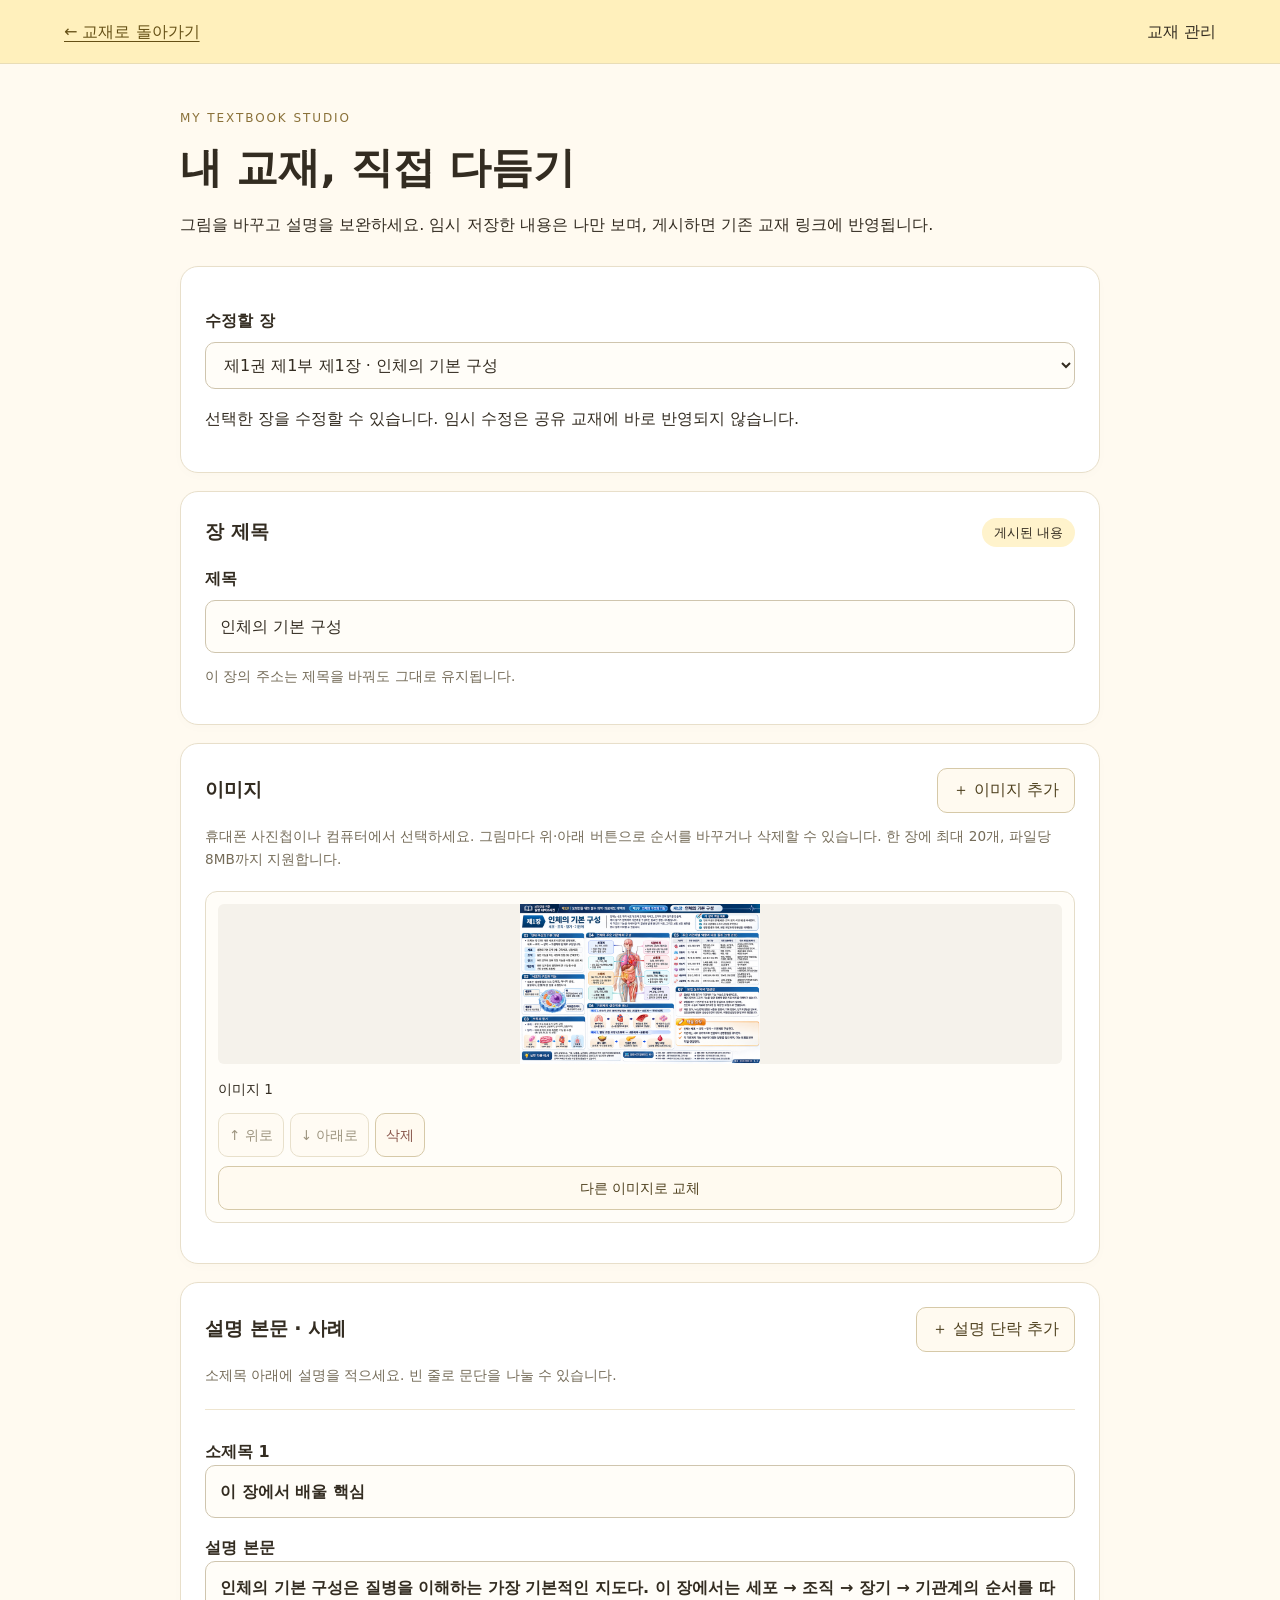
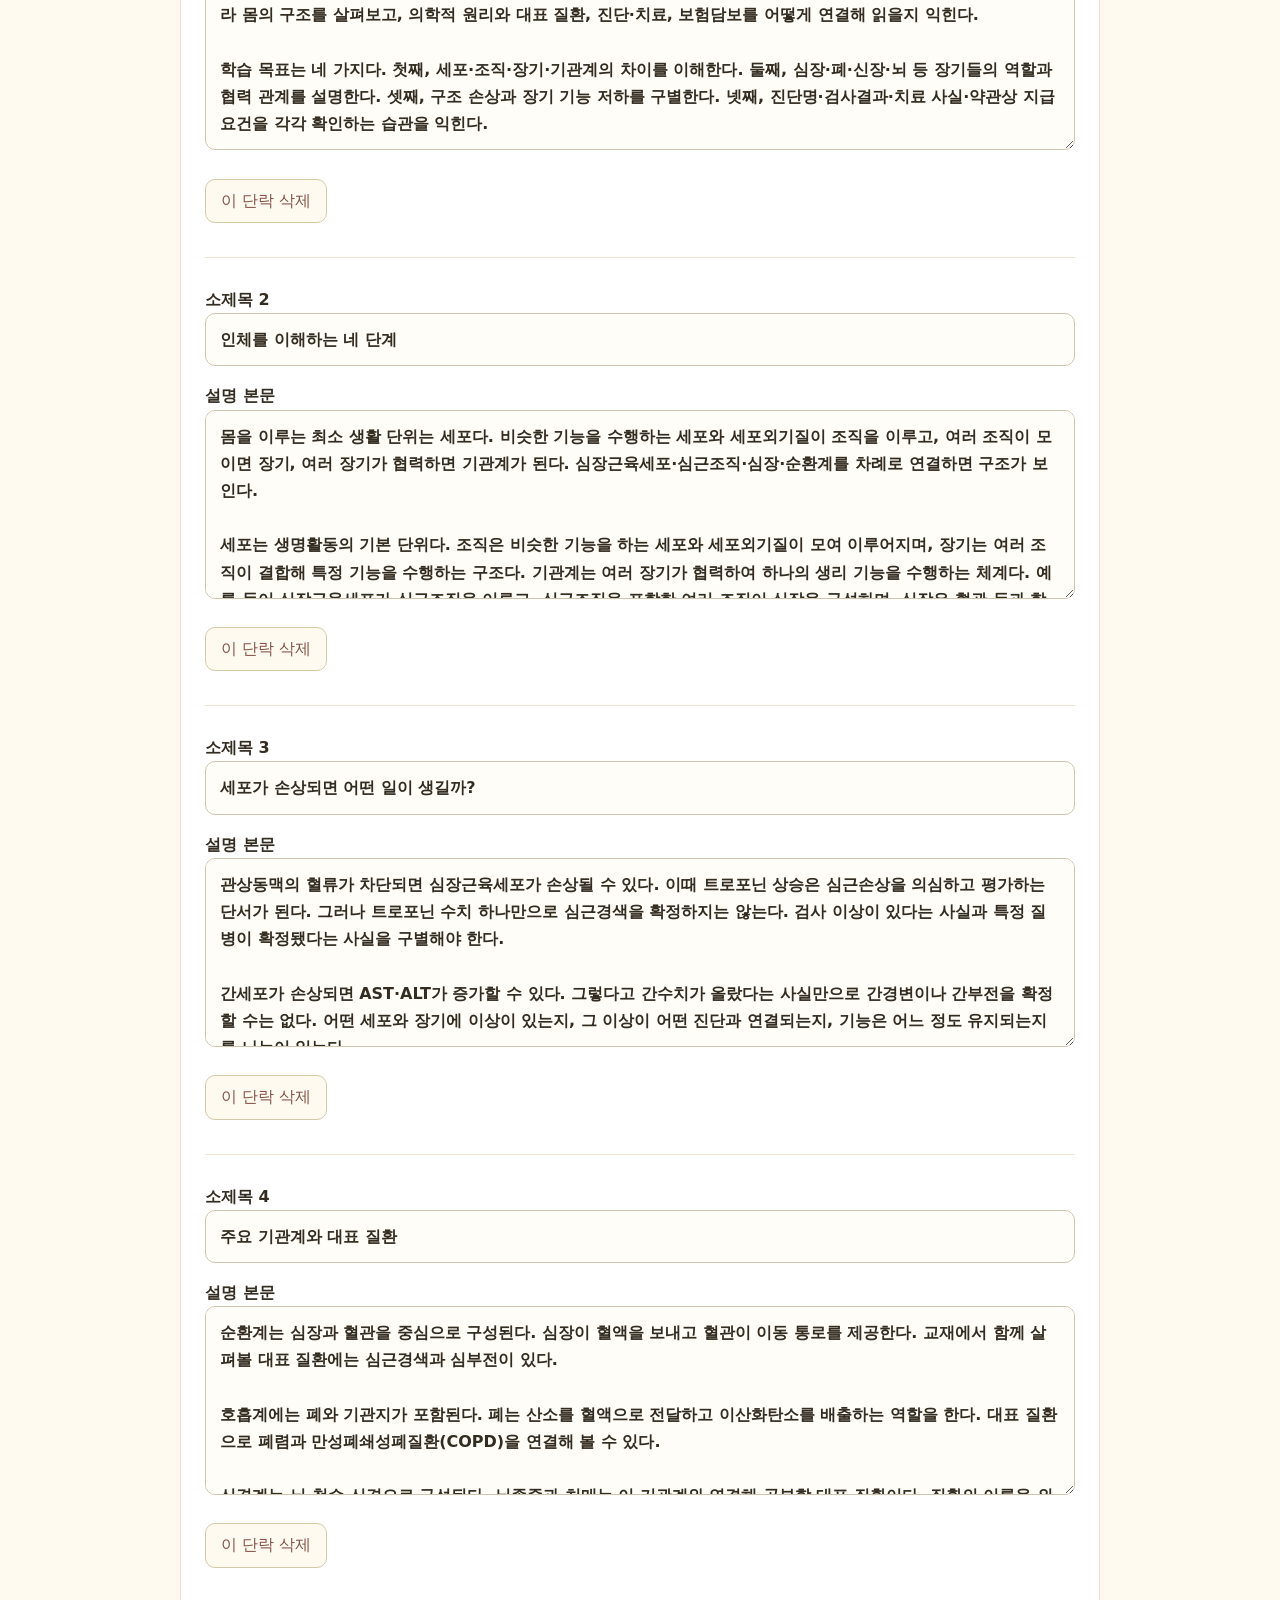
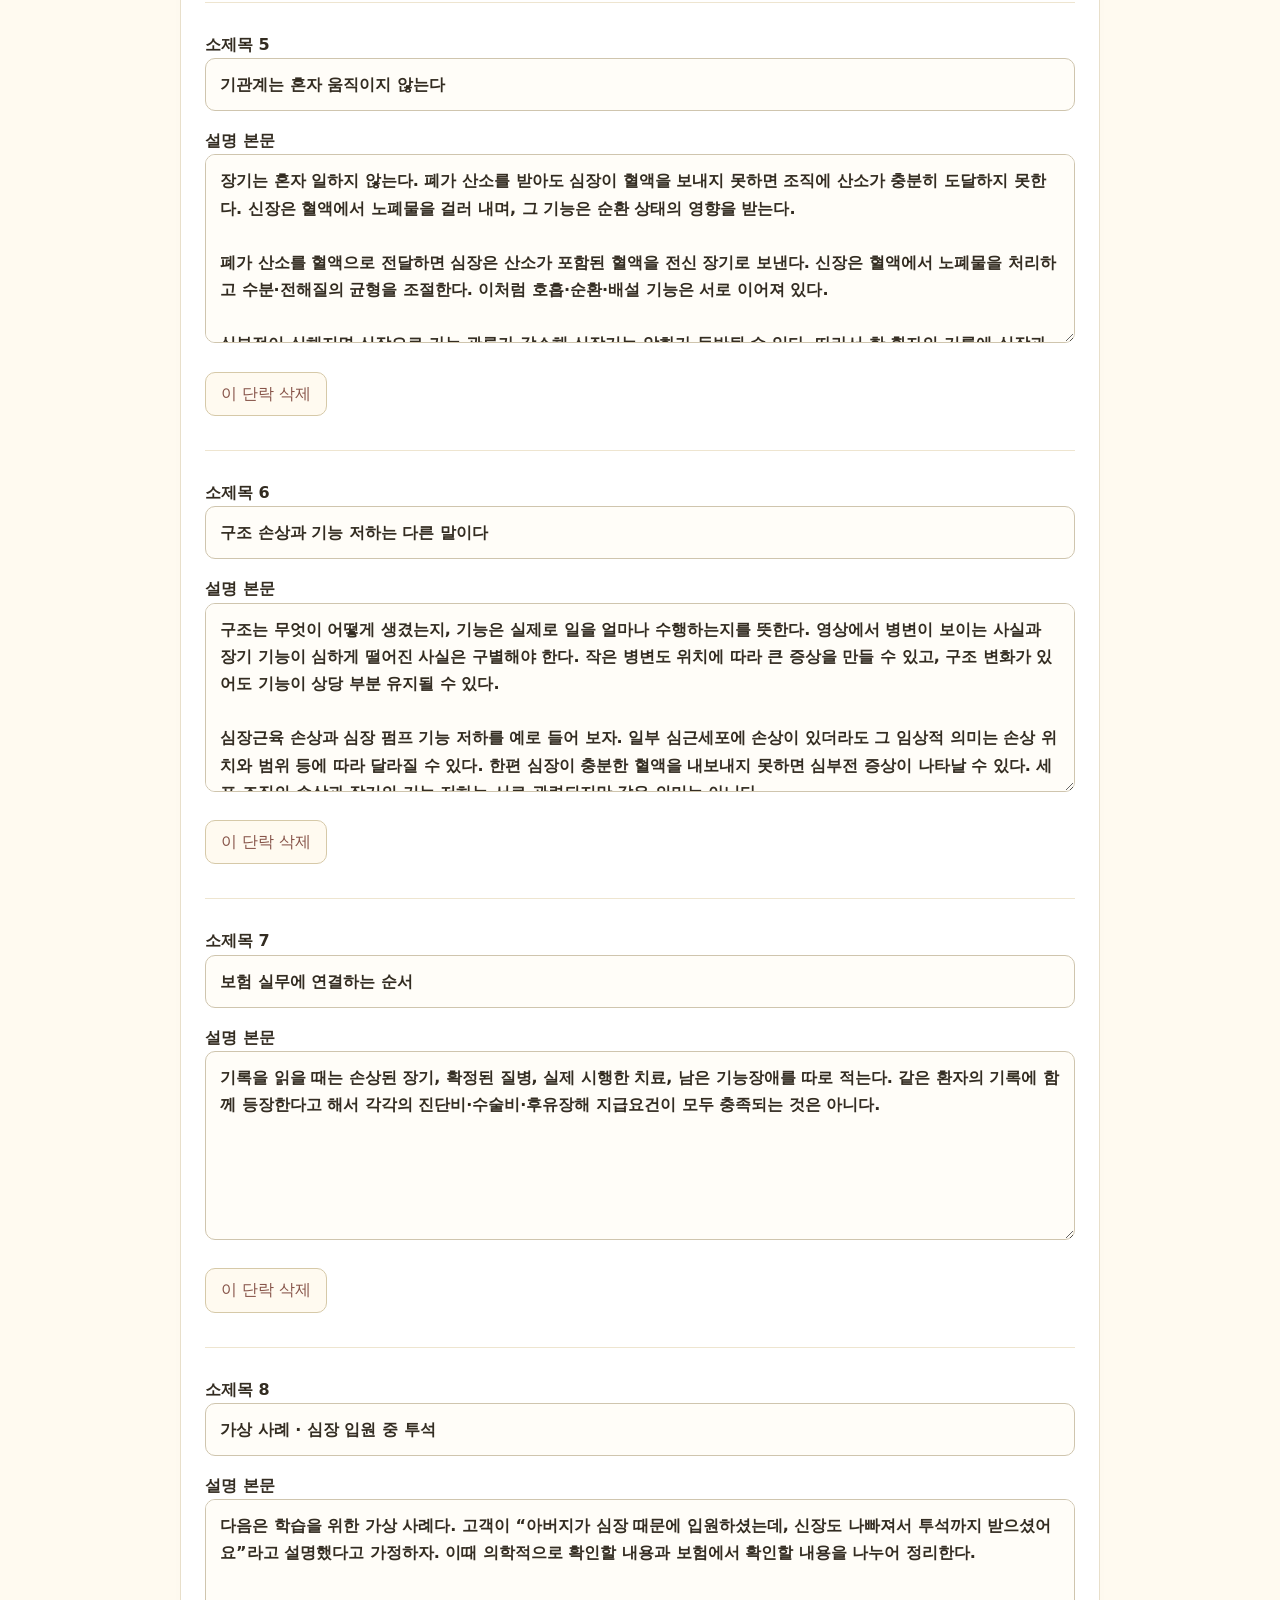
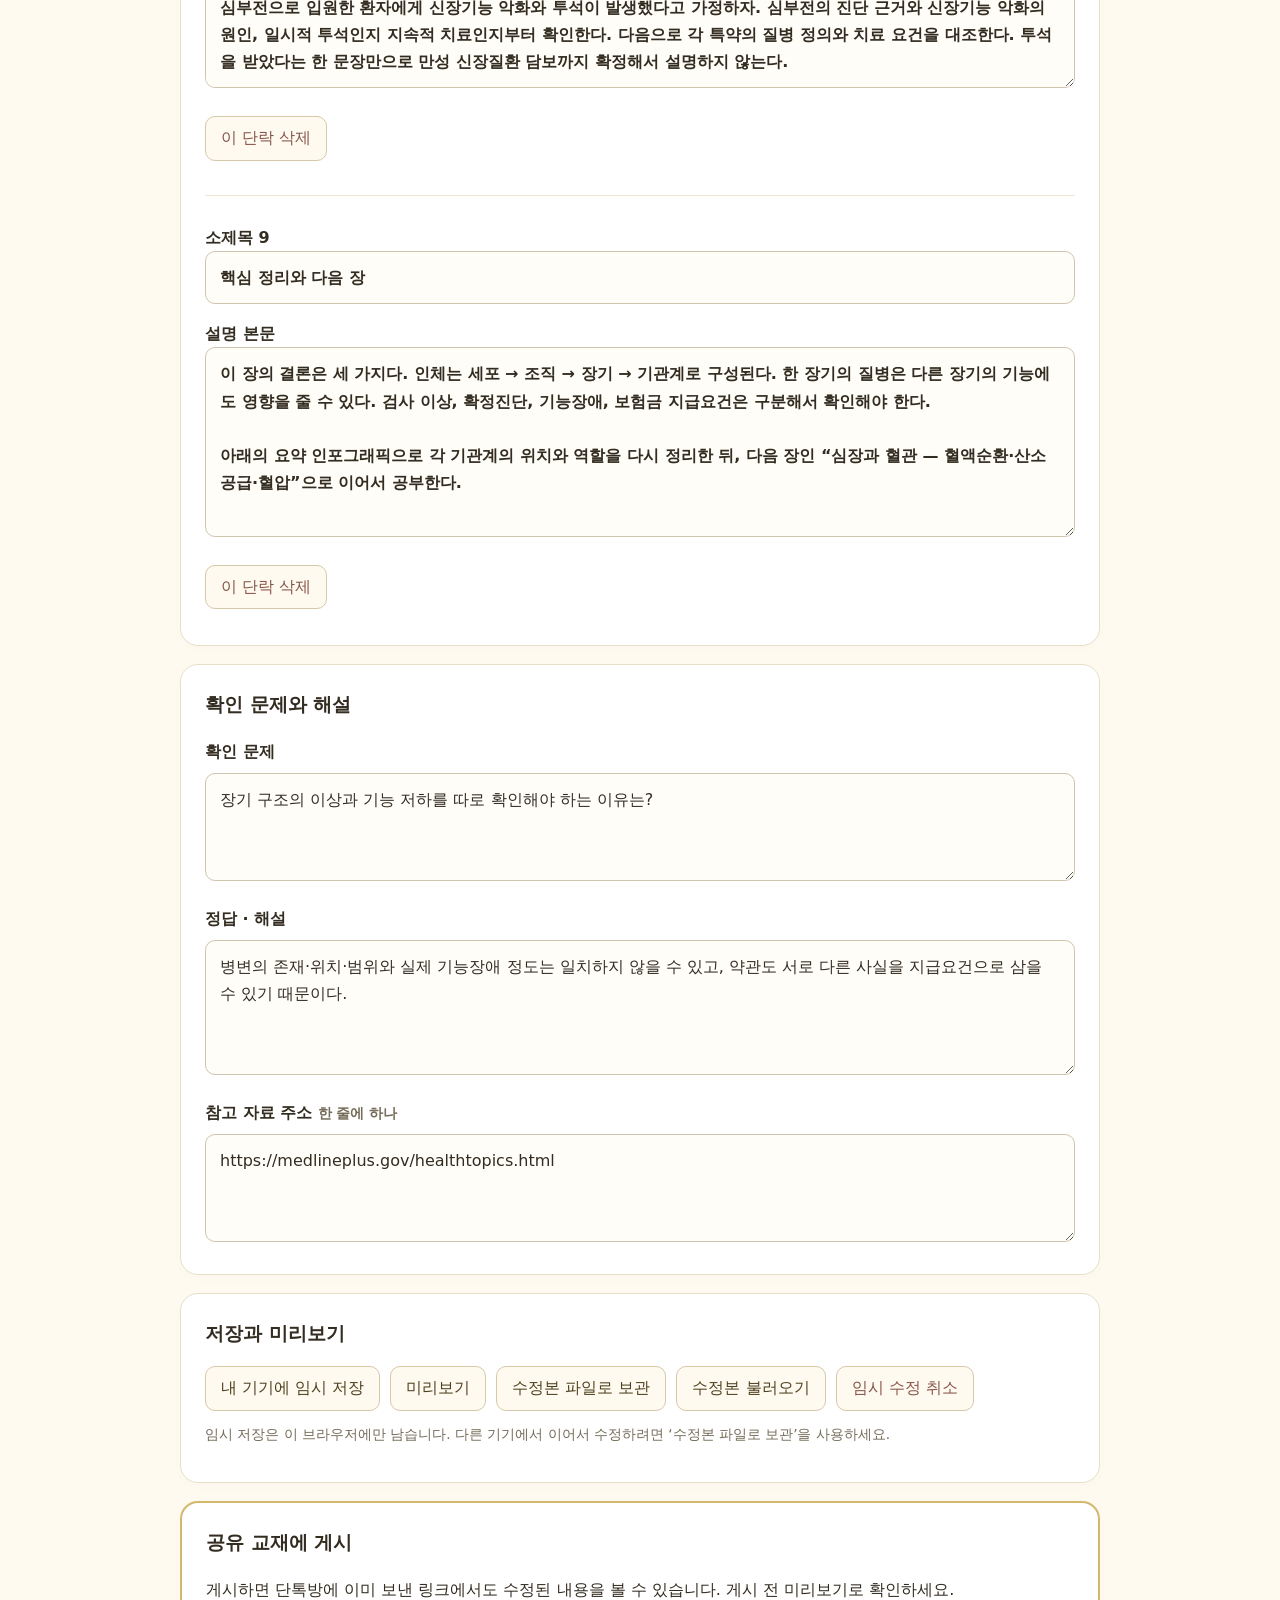
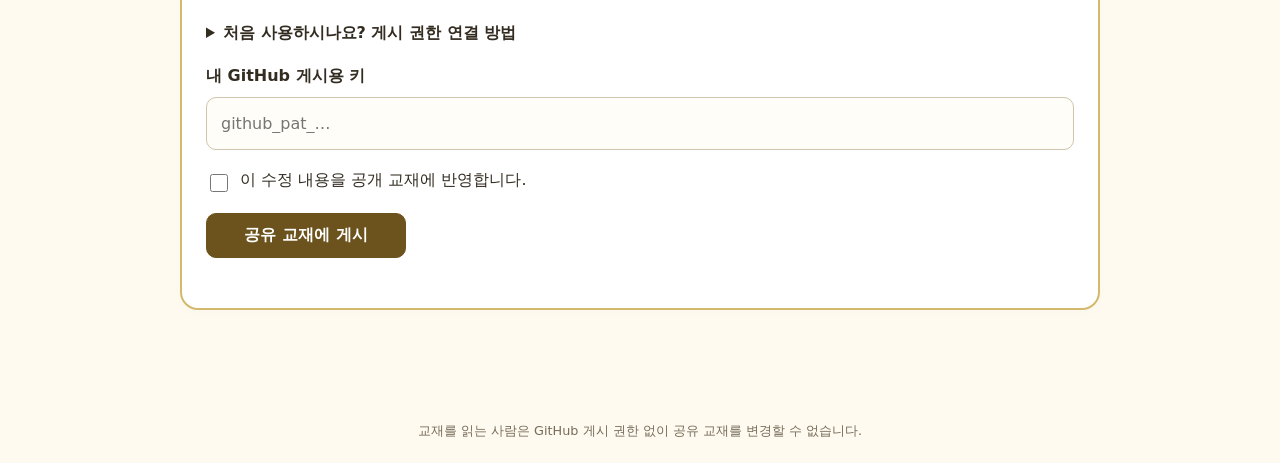
<file: editor.html>
<!doctype html>
<html lang="ko"><head><meta charset="utf-8"><meta name="viewport" content="width=device-width,initial-scale=1"><title>교재 수정 · 질병 대백과사전</title><link rel="stylesheet" href="editor.css?v=2"></head>
<body><header><a href="./">← 교재로 돌아가기</a><span>교재 관리</span></header><main>
<div class="intro"><p class="eyebrow">MY TEXTBOOK STUDIO</p><h1>내 교재, 직접 다듬기</h1><p>그림을 바꾸고 설명을 보완하세요. 임시 저장한 내용은 나만 보며, 게시하면 기존 교재 링크에 반영됩니다.</p></div>
<section class="panel"><label for="chapter">수정할 장</label><select id="chapter" disabled><option>교재를 불러오고 있습니다…</option></select><p id="status" role="status" aria-live="polite">잠시만 기다려 주세요.</p></section>
<form id="editor" hidden>
<section class="panel"><div class="section-head"><h2>장 제목</h2><span id="draft-state" class="badge">게시된 내용</span></div><label for="title">제목</label><input id="title" required maxlength="200"><p class="hint">이 장의 주소는 제목을 바꿔도 그대로 유지됩니다.</p></section>
<section class="panel"><div class="section-head"><h2>이미지</h2><label class="button" for="image-input">＋ 이미지 추가</label></div><p class="hint">휴대폰 사진첩이나 컴퓨터에서 선택하세요. 그림마다 위·아래 버튼으로 순서를 바꾸거나 삭제할 수 있습니다. 한 장에 최대 20개, 파일당 8MB까지 지원합니다.</p><input id="image-input" type="file" accept="image/jpeg,image/png,image/webp" multiple hidden><div id="images" class="image-grid"></div><p id="image-status" role="status"></p></section>
<section class="panel"><div class="section-head"><h2>설명 본문 · 사례</h2><button type="button" id="add-section">＋ 설명 단락 추가</button></div><p class="hint">소제목 아래에 설명을 적으세요. 빈 줄로 문단을 나눌 수 있습니다.</p><div id="sections"></div></section>
<section class="panel"><h2>확인 문제와 해설</h2><label for="question">확인 문제</label><textarea id="question" rows="3" required></textarea><label for="answer">정답 · 해설</label><textarea id="answer" rows="4" required></textarea><label for="references">참고 자료 주소 <small>한 줄에 하나</small></label><textarea id="references" rows="3" placeholder="https://…"></textarea></section>
<details class="panel" id="original-panel"><summary>함께 읽기 · 기존 교재 본문 수정</summary><p class="hint">기존 교재를 옮긴 본문입니다. 페이지별로 수정할 수 있습니다.</p><div id="original-texts"></div></details>
<section class="panel"><h2>저장과 미리보기</h2><div class="actions"><button type="button" id="save-draft">내 기기에 임시 저장</button><button type="button" id="preview">미리보기</button><button type="button" id="export">수정본 파일로 보관</button><label class="button" for="import-input">수정본 불러오기</label><input id="import-input" type="file" accept="application/json,.json" hidden><button type="button" id="reset" class="quiet">임시 수정 취소</button></div><div id="reset-confirmation" hidden><p>이 장의 임시 수정을 취소하고 게시된 내용으로 돌아갈까요?</p><div class="actions"><button type="button" id="confirm-reset" class="quiet">임시 수정 취소 확인</button><button type="button" id="keep-draft">계속 수정하기</button></div></div><p class="hint">임시 저장은 이 브라우저에만 남습니다. 다른 기기에서 이어서 수정하려면 ‘수정본 파일로 보관’을 사용하세요.</p></section>
<section class="panel publish"><h2>공유 교재에 게시</h2><p>게시하면 단톡방에 이미 보낸 링크에서도 수정된 내용을 볼 수 있습니다. 게시 전 미리보기로 확인하세요.</p><details id="connection"><summary>처음 사용하시나요? 게시 권한 연결 방법</summary><ol><li><a href="https://github.com/settings/personal-access-tokens/new" target="_blank" rel="noopener noreferrer">GitHub에서 게시용 키 만들기</a>를 열고 로그인하세요.</li><li>Token name에는 ‘교재 편집’, Expiration에는 원하는 유효기간을 선택하세요.</li><li>Repository access에서 <b>Only select repositories → ffsm</b>을 선택하세요.</li><li>Repository permissions에서 <b>Contents → Read and write</b>를 선택하고 Generate token을 누르세요.</li><li>표시된 키를 복사해 아래에 붙여넣으세요. 다른 사람이나 채팅에 보내지 마세요.</li></ol><p class="hint">키는 GitHub에 권한을 확인할 때만 사용하며, 기기 저장소·수정본·교재 파일에는 저장하지 않습니다. 이 화면을 닫거나 새로고침하면 다시 입력해야 합니다. GitHub에서 언제든 키를 취소할 수 있습니다.</p></details>
<label for="token">내 GitHub 게시용 키</label><input id="token" type="password" autocomplete="off" spellcheck="false" placeholder="github_pat_…"><label class="consent"><input id="consent" type="checkbox"> 이 수정 내용을 공개 교재에 반영합니다.</label><button type="submit" id="publish" class="primary">공유 교재에 게시</button><p id="publish-status" role="status" aria-live="polite"></p><a id="deployment-link" hidden target="_blank" rel="noopener noreferrer">배포 진행 상태 확인</a></section>
</form><dialog id="preview-dialog"><div class="section-head"><h2>수정본 미리보기</h2><button id="close-preview" type="button">닫기</button></div><div id="preview-body"></div></dialog>
</main><footer>교재를 읽는 사람은 GitHub 게시 권한 없이 공유 교재를 변경할 수 없습니다.</footer><script type="module" src="editor.js?v=20261115-inline-1"></script></body></html>
</file>
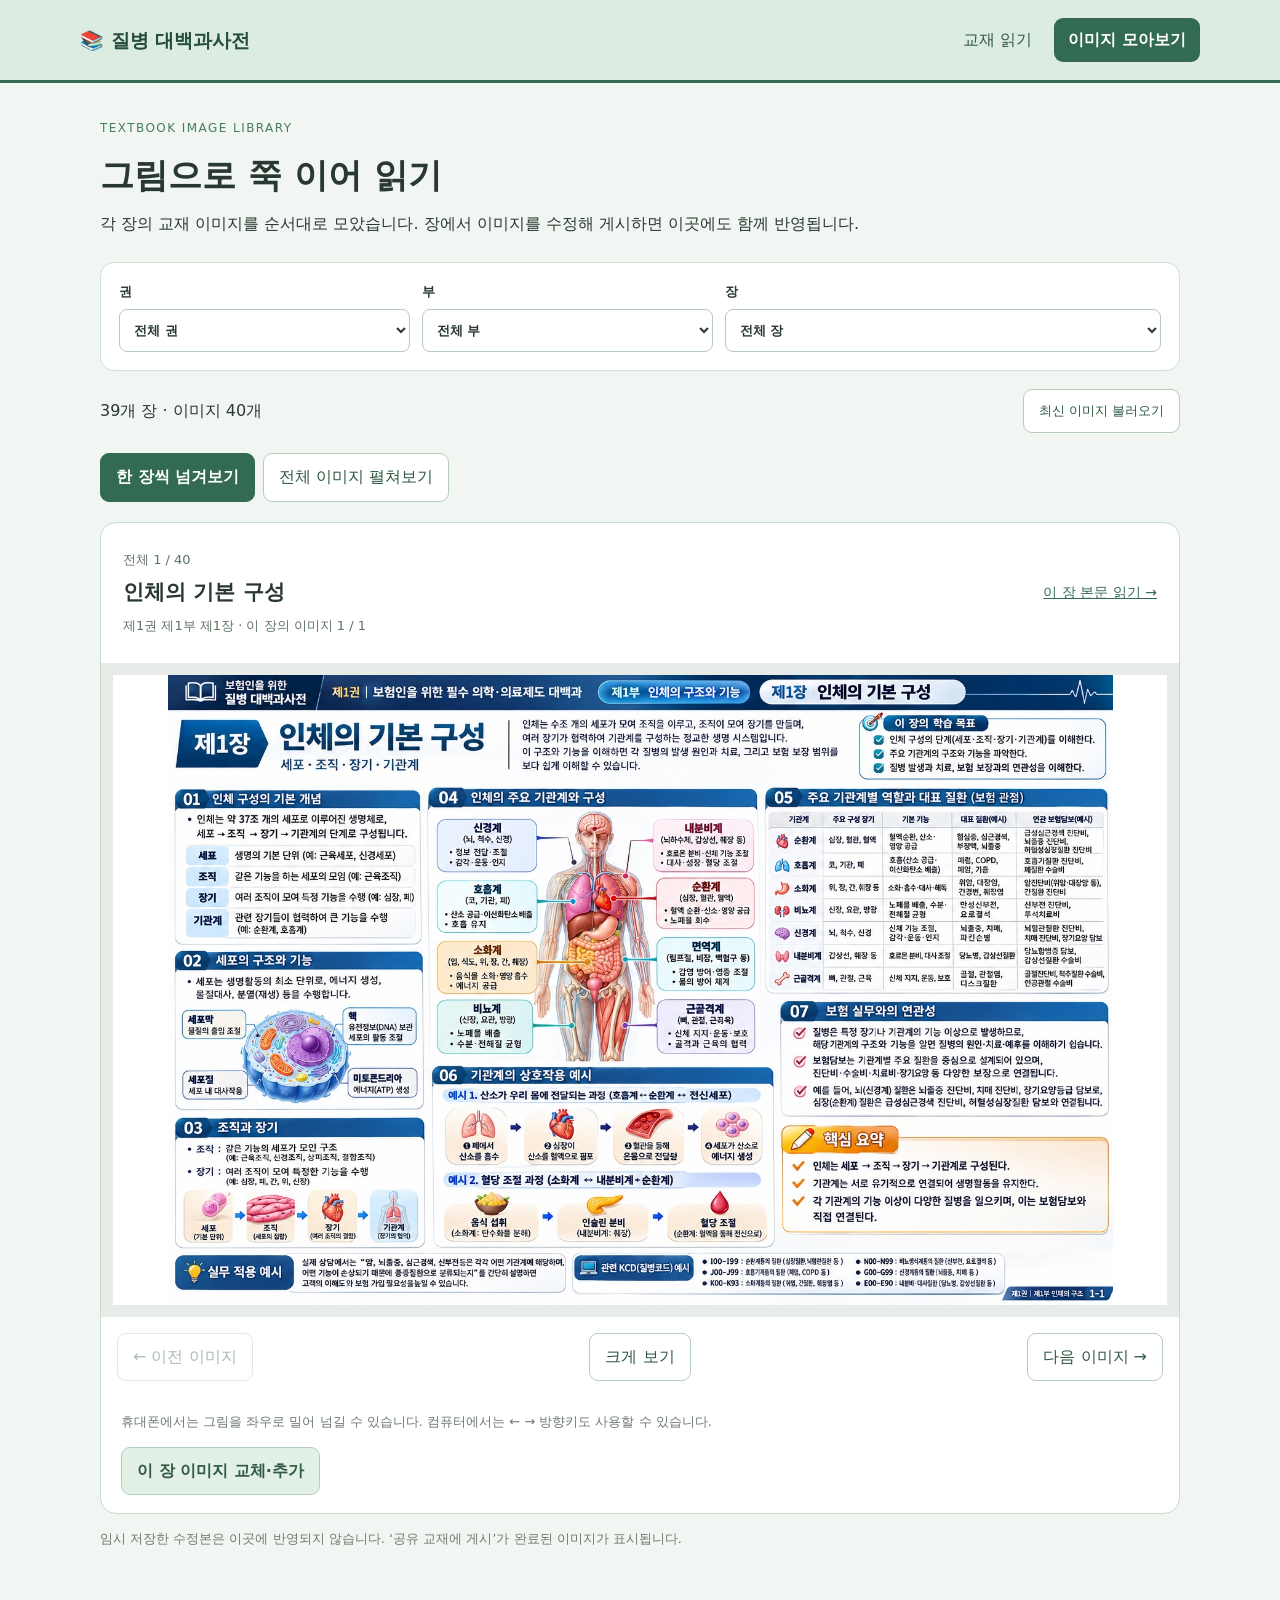
<file: gallery.html>
<!doctype html><html lang="ko"><head><meta charset="utf-8"><meta name="viewport" content="width=device-width,initial-scale=1"><title>이미지 모아보기 · 질병 대백과사전</title><link rel="stylesheet" href="gallery.css?v=2"><link rel="stylesheet" href="image-viewer.css?v=20261115-2"></head><body><header><a class="brand" href="./">📚 질병 대백과사전</a><nav aria-label="보기 방식"><a href="./">교재 읽기</a><a href="gallery.html" aria-current="page">이미지 모아보기</a></nav></header><main><section class="intro"><p class="eyebrow">TEXTBOOK IMAGE LIBRARY</p><h1>그림으로 쭉 이어 읽기</h1><p>각 장의 교재 이미지를 순서대로 모았습니다. 장에서 이미지를 수정해 게시하면 이곳에도 함께 반영됩니다.</p></section><section class="filters" aria-label="이미지 범위 선택"><label>권<select id="volume"><option value="">전체 권</option></select></label><label>부<select id="part"><option value="">전체 부</option></select></label><label>장<select id="chapter"><option value="">전체 장</option></select></label></section><div class="toolbar"><p id="count" role="status">이미지를 불러오고 있습니다…</p><button id="refresh" type="button">최신 이미지 불러오기</button></div><p id="message" role="status" aria-live="polite"></p><div class="view-tabs" role="group" aria-label="이미지 배열"><button id="single-tab" aria-pressed="true" type="button">한 장씩 넘겨보기</button><button id="all-tab" aria-pressed="false" type="button">전체 이미지 펼쳐보기</button></div><section id="viewer" hidden><div class="caption"><div><p id="position"></p><h2 id="image-title"></h2><p id="chapter-position"></p><p id="image-note"></p></div><a id="read-chapter">이 장 본문 읽기 →</a></div><div class="image-stage"><img id="main-image" alt=""><p id="loading" role="status">이미지 로딩 중…</p></div><div class="paging"><button id="previous" type="button">← 이전 이미지</button><button id="zoom" type="button">크게 보기</button><button id="next" type="button">다음 이미지 →</button></div><p class="hint">휴대폰에서는 그림을 좌우로 밀어 넘길 수 있습니다. 컴퓨터에서는 ← → 방향키도 사용할 수 있습니다.</p><div class="bottom-links"><button id="edit-chapter" type="button">이 장 이미지 교체·추가</button></div></section><section id="grid" class="grid" aria-label="전체 이미지" hidden></section><p id="empty" class="empty" hidden>이 범위에는 게시된 이미지가 없습니다. 다른 권·부·장을 선택해 주세요.</p><p class="hint">임시 저장한 수정본은 이곳에 반영되지 않습니다. ‘공유 교재에 게시’가 완료된 이미지가 표시됩니다.</p></main><dialog id="edit-dialog"><div class="zoom-bar"><span>이 장 이미지 편집</span><button id="close-edit" type="button">임시 저장하고 닫기</button></div><p id="edit-message" role="status"></p><iframe id="image-editor" title="이 장 이미지 교체 및 추가"></iframe></dialog><dialog id="zoom-dialog"><div class="zoom-bar"><span id="zoom-title"></span><button id="close-zoom" type="button">닫기</button></div><img id="zoom-image" alt=""><div class="paging"><button id="zoom-prev" type="button">← 이전</button><span id="zoom-position"></span><button id="zoom-next" type="button">다음 →</button></div></dialog><script src="image-viewer.js?v=20261115-2"></script><script type="module" src="gallery.js?v=4"></script></body></html>
</file>
<file: editor.css>
:root{font-family:system-ui,-apple-system,'Malgun Gothic',sans-serif;color:#332c21;background:#fffaf0;font-size:16px;line-height:1.7}*{box-sizing:border-box}body{margin:0}header{display:flex;justify-content:space-between;gap:12px;padding:18px max(5vw,16px);background:#fff0bc;border-bottom:1px solid #e9ddb6}a{color:#655015;text-underline-offset:4px}main{max-width:960px;margin:auto;padding:32px 20px 70px}.intro{margin:12px 0 28px}.eyebrow{letter-spacing:.16em;font-size:.75rem;color:#8a7139}h1{font-size:clamp(1.8rem,4vw,2.6rem);line-height:1.3;margin:8px 0 16px}h2{font-size:1.2rem;margin:0 0 16px}h3{font-size:1.1rem}.panel{background:#fff;border:1px solid #e8dfca;border-radius:18px;padding:24px;margin:18px 0;box-shadow:0 3px 12px #44330004}.section-head{display:flex;align-items:center;justify-content:space-between;gap:12px;flex-wrap:wrap}.section-head h2{margin:0}.hint,small{font-size:.85rem;color:#756c59}.hint{margin:12px 0}.badge{background:#fff3cc;border-radius:20px;padding:4px 12px;font-size:.8rem}label{display:block;font-weight:650;margin:16px 0 8px}input:not([type=checkbox],[type=file]),textarea,select{width:100%;padding:12px 14px;border:1px solid #cfc5ae;border-radius:10px;font:inherit;background:#fffdf8;color:inherit;min-width:0}textarea{resize:vertical;line-height:1.7}select{cursor:pointer}button,.button{font:inherit;border:1px solid #d6c9a8;border-radius:10px;background:#fffaf0;color:#4f411f;padding:10px 15px;cursor:pointer;display:inline-flex;align-items:center;justify-content:center;min-height:44px;text-decoration:none;line-height:1.4;margin:0}button:hover,.button:hover{background:#fff1c1}button:disabled{opacity:.55;cursor:wait}button:focus-visible,.button:focus-visible,input:focus-visible,textarea:focus-visible,select:focus-visible,summary:focus-visible{outline:3px solid #9a762b;outline-offset:3px}.primary{background:#6c531d;color:#fff;border-color:#6c531d;font-weight:700}.primary:hover{background:#4c3b18}.quiet{color:#875449}.actions{display:flex;gap:10px;flex-wrap:wrap}.image-grid{display:grid;grid-template-columns:repeat(auto-fit,minmax(210px,1fr));gap:16px;margin-top:20px}.image-card{border:1px solid #e5ddc9;border-radius:12px;padding:12px;background:#fffdf8}.image-card img{width:100%;height:160px;object-fit:contain;background:#f5f2eb;border-radius:6px}.image-card .actions{gap:6px}.image-card button{padding:7px 10px;font-size:.85rem}.image-card p{font-size:.85rem;margin:6px 0 12px}.section-editor{border-top:1px solid #eee5d0;margin-top:22px;padding-top:12px}.section-editor .quiet{margin:12px 0}.consent{display:flex;align-items:flex-start;gap:9px;font-weight:400}.consent input{margin-top:8px;width:18px;height:18px;flex:none}summary{cursor:pointer;font-weight:650}details>p,details>ol{margin-top:16px}.publish{border:2px solid #d3b96e}.publish #publish{margin:10px 0;min-width:200px}#publish-status,#status,#image-status{overflow-wrap:anywhere}.error{color:#a02e2e}.success{color:#277145}dialog{border:1px solid #d7c9a6;border-radius:18px;padding:24px;width:min(900px,94vw);max-height:90vh;overflow:auto;background:#fffdf7;color:inherit}dialog::backdrop{background:#211a10aa}#preview-body{white-space:normal}#preview-body p{white-space:pre-wrap}#preview-body img{max-width:100%;height:auto;border-radius:8px;margin:12px 0}footer{text-align:center;padding:22px;font-size:.8rem;color:#756c59}[hidden]{display:none!important}@media(max-width:600px){main{padding:20px 12px 50px}.panel{padding:18px 14px;border-radius:14px}.image-grid{grid-template-columns:1fr 1fr;gap:8px}.image-card{padding:8px}.image-card img{height:120px}.image-card .actions{flex-wrap:wrap}.image-card button{font-size:.78rem;padding:6px 8px}.actions>button,.actions>.button{flex-grow:1}header{font-size:.9rem}.publish #publish{width:100%}}@media(prefers-reduced-motion:reduce){*{scroll-behavior:auto!important}}

.images-only header{display:none}.images-only main{padding:18px 14px 40px}.images-only .intro{margin:0 0 18px}.images-only .intro h1{font-size:23px}.images-only .eyebrow{display:none}.image-card>button:last-child{width:100%;margin-top:9px}
</file>
<file: gallery.css>
:root{font-family:system-ui,-apple-system,'Malgun Gothic',sans-serif;color:#293931;background:#f1f6f2;line-height:1.65}*{box-sizing:border-box}body{margin:0}header{background:#dcece1;border-bottom:3px solid #326b52;padding:18px max(16px,calc((100vw - 1120px)/2));display:flex;align-items:center;justify-content:space-between;gap:18px;flex-wrap:wrap}.brand{font-weight:850;text-decoration:none;font-size:19px;color:#244e3a}nav{display:flex;gap:8px}nav a{border-radius:9px;padding:9px 14px;text-decoration:none;color:#315943}nav a[aria-current]{background:#326b52;color:white;font-weight:750}main{max-width:1120px;margin:auto;padding:28px 20px 60px}.intro{margin-bottom:24px}.eyebrow{font-size:12px;letter-spacing:.12em;color:#477d60}h1{font-size:clamp(25px,4vw,34px);margin:6px 0}h2{font-size:21px;margin:4px 0;line-height:1.4}p{margin:8px 0}.filters{display:grid;grid-template-columns:1fr 1fr 1.5fr;gap:12px;padding:18px;border:1px solid #d2dfd5;border-radius:14px;background:#fff}label{font-size:13px;font-weight:700}select{display:block;width:100%;min-width:0;margin-top:7px;padding:12px 10px;border:1px solid #b6cbbd;border-radius:8px;background:#fff;color:#293931;font:inherit}button{font:inherit;cursor:pointer;border:1px solid #b7cdbc;background:#fff;color:#315943;border-radius:9px;padding:10px 15px;min-height:44px}button:hover{background:#e4f0e7}button:disabled{opacity:.4;cursor:default}button:focus-visible,a:focus-visible,select:focus-visible{outline:3px solid #bc8a27;outline-offset:3px}.toolbar{display:flex;align-items:center;justify-content:space-between;gap:12px;margin:18px 0}.toolbar button{font-size:13px}.view-tabs{display:flex;gap:8px;margin:20px 0}.view-tabs button[aria-pressed=true]{background:#326b52;color:#fff;border-color:#326b52;font-weight:750}#viewer{background:#fff;border:1px solid #cbdccf;border-radius:16px;overflow:hidden}.caption{padding:18px 22px;display:flex;justify-content:space-between;gap:16px;align-items:center}.caption p{font-size:13px;color:#607364}.caption a{white-space:nowrap;font-size:14px;color:#326b52}.image-stage{position:relative;background:#e8ece8;min-height:220px;padding:12px;text-align:center}.image-stage img{display:block;max-width:100%;width:100%;height:min(70vh,800px);object-fit:contain;margin:auto;background:white}.image-stage #loading{position:absolute;inset:45% 0 auto;color:#485b4c;background:#ffffffde;padding:12px}.paging{display:flex;align-items:center;justify-content:space-between;gap:10px;padding:16px}.hint{font-size:13px;color:#6e7b70;margin:14px 0}#viewer>.hint{padding:0 20px}.bottom-links{padding:0 20px 18px}.bottom-links a{color:#617864;font-size:13px}.grid{display:grid;grid-template-columns:repeat(3,minmax(0,1fr));gap:16px}.thumb{text-align:left;padding:10px;border:1px solid #cbdccf;border-radius:12px;background:#fff;overflow:hidden}.thumb img{width:100%;height:180px;object-fit:contain;background:#eef2ed;border-radius:6px}.thumb b{display:block;font-size:14px;line-height:1.5;margin:10px 0 5px}.thumb small{color:#6e7b70}.empty{padding:45px 20px;background:white;border-radius:14px;text-align:center}dialog{width:min(1300px,98vw);max-width:98vw;height:96vh;max-height:96vh;padding:0;background:#16261e;color:white;border:0;border-radius:12px;overflow:auto}dialog::backdrop{background:#0b1814dc}.zoom-bar{display:flex;justify-content:space-between;align-items:center;gap:12px;padding:12px 18px;position:sticky;top:0;background:#16261ef5;z-index:1}.zoom-bar span{font-size:14px}#zoom-image{display:block;max-width:none;min-width:100%;width:100%;height:auto;background:white}dialog .paging{position:sticky;bottom:0;background:#16261ef5}#message{color:#44644c;font-size:14px}.error{color:#a13729!important}[hidden]{display:none!important}@media(max-width:650px){header{padding:14px}.brand{font-size:16px}nav{width:100%}nav a{flex:1;text-align:center;font-size:14px}main{padding:20px 12px 45px}.filters{grid-template-columns:1fr 1fr;gap:10px;padding:14px}.filters label:last-child{grid-column:1/-1}.toolbar{align-items:flex-start}#count{font-size:14px}.view-tabs button{flex:1;padding:10px 8px;font-size:14px}.caption{padding:16px;display:block}.caption a{display:inline-block;margin-top:9px}h2{font-size:18px}.image-stage{padding:4px}.image-stage img{height:55vh;min-height:260px}.paging{padding:12px 8px;gap:6px}.paging button{padding:9px 8px;font-size:13px}.grid{grid-template-columns:repeat(2,minmax(0,1fr));gap:9px}.thumb{padding:8px}.thumb img{height:125px}.thumb b{font-size:12px}.thumb small{font-size:11px}}

#edit-dialog{background:#fffaf0;color:#293931;width:min(1000px,98vw);height:96vh;overflow:hidden}#edit-dialog .zoom-bar{color:#fff;min-height:60px}#edit-message{margin:0;padding:0 16px;font-size:13px;background:#e3f1e6;color:#315943}#edit-message:empty{display:none}#image-editor{display:block;width:100%;height:calc(100% - 95px);border:0;background:#fffaf0}#edit-dialog .zoom-bar button{font-size:13px}.bottom-links button{background:#e2f0e6;font-weight:700}
</file>
<file: image-viewer.css>
.image-lightbox{position:fixed;inset:0;margin:0;padding:0;width:100vw;max-width:none;height:100vh;height:100dvh;max-height:none;border:0;border-radius:0;background:#112019;color:#fff;overflow:hidden;box-sizing:border-box}.image-lightbox[open]{display:grid;grid-template-rows:auto minmax(0,1fr) auto auto auto}.image-lightbox::backdrop{background:#07120df5}.image-lightbox *{box-sizing:border-box}.lightbox-top{display:flex;align-items:center;justify-content:space-between;gap:12px;padding:12px 16px;padding-top:max(12px,env(safe-area-inset-top));background:#192f24}.lightbox-title{font:650 15px/1.5 system-ui,sans-serif;overflow-wrap:anywhere;max-height:70px;overflow:auto}.image-lightbox button{font:600 14px/1.3 system-ui,sans-serif;background:#fff;color:#234d38;border:1px solid #c2d4c7;padding:10px 16px;border-radius:9px;min-height:44px;cursor:pointer;touch-action:manipulation;flex-shrink:0}.image-lightbox button:disabled{opacity:.35;cursor:default}.image-lightbox button:focus-visible,.lightbox-stage:focus-visible{outline:3px solid #edbf58;outline-offset:-3px}.lightbox-stage{position:relative;min-height:0;overflow:auto;overscroll-behavior:contain;touch-action:pan-y;background:#08140e;display:block;scrollbar-width:thin}.lightbox-stage[data-zoomed=true]{touch-action:pan-x pan-y}.lightbox-stage img{display:block;max-width:none!important;max-height:none!important;min-width:0!important;object-fit:contain!important;margin:6px auto!important;border:0!important;border-radius:0!important;background:#fff;user-select:none;-webkit-user-select:none;-webkit-user-drag:none;cursor:zoom-in}.lightbox-stage[data-zoomed=true] img{cursor:grab}.lightbox-loading{position:absolute;top:40%;left:0;right:0;text-align:center;color:#fff;background:#162e24e8;padding:15px}.lightbox-controls{display:flex;align-items:center;justify-content:space-between;gap:10px;padding:10px 16px;background:#192f24}.lightbox-counter{font:600 14px/1.5 system-ui,sans-serif}.lightbox-tools{display:flex;justify-content:center;gap:10px;padding:0 16px 8px;background:#192f24}.lightbox-tools button:first-child,.lightbox-tools button:last-child{min-width:48px;font-size:20px}.lightbox-hint{font:12px/1.5 system-ui,sans-serif;text-align:center;color:#c3d6c7;background:#192f24;margin:0;padding:0 12px 10px;padding-bottom:max(10px,env(safe-area-inset-bottom))}.reader .zoom img{cursor:zoom-in}.reader .zoom img:focus-visible{outline:3px solid #356c9b;outline-offset:3px}#main-image{cursor:zoom-in}.thumb img{cursor:zoom-in}@media(max-width:600px){.lightbox-top{padding-left:12px;padding-right:12px}.lightbox-title{font-size:13px}.image-lightbox button{padding:9px 13px;font-size:13px}.lightbox-controls{padding:8px 12px}.lightbox-hint{font-size:11px}}@media print{.image-lightbox{display:none!important}}
.image-lightbox.controls-hidden[open]{grid-template-rows:minmax(0,1fr)}.image-lightbox.controls-hidden>.lightbox-top,.image-lightbox.controls-hidden>.lightbox-controls,.image-lightbox.controls-hidden>.lightbox-tools,.image-lightbox.controls-hidden>.lightbox-hint{display:none}.image-lightbox.controls-hidden>.lightbox-stage:focus{outline:none}
</file>
